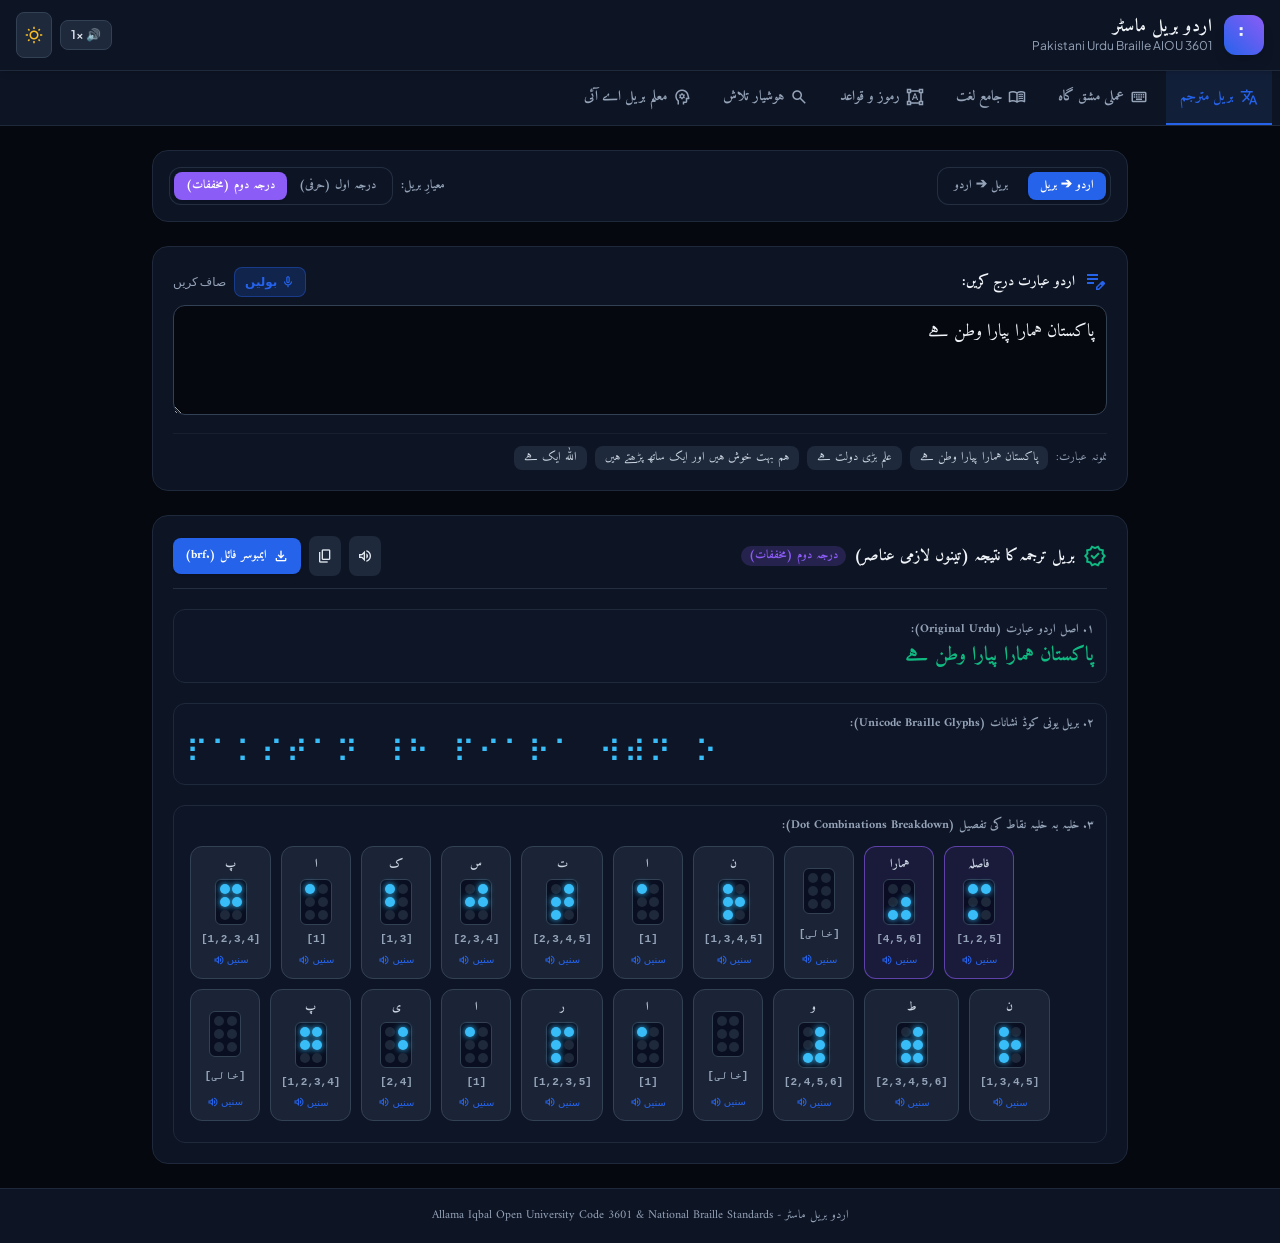
<file: app/src/main/assets/urdu_braille/index.html>
<!DOCTYPE html>
<html lang="ur" dir="rtl">
<head>
  <meta charset="UTF-8" />
  <meta name="viewport" content="width=device-width, initial-scale=1.0, maximum-scale=1.0, user-scalable=no" />
  <title>Urdu Braille Master - اردو بریل ماسٹر</title>
  <!-- Local Fonts & Material Symbols (100% Offline) -->
  <link href="fonts/material-symbols.css" rel="stylesheet" />
  <link href="fonts/fonts.css" rel="stylesheet" />

  <!-- Tailwind CSS Engine -->
  <script src="vendor/tailwind.min.js"></script>
  <script>
    if (!window.tailwind) {
      document.write('<script src="https://cdn.tailwindcss.com"><\/script>');
    }
  </script>
  <script>
    tailwind.config = {
      darkMode: 'class',
      theme: {
        extend: {
          colors: {
            oledBlack: '#05080F',
            darkSurface: '#0D1424',
            darkBorder: '#1E293B',
            brandBlue: '#2563EB',
            brandEmerald: '#10B981',
            brandAmber: '#F59E0B',
            brandPurple: '#8B5CF6',
            brandRose: '#F43F5E',
            brailleDotActive: '#38BDF8',
            brailleDotInactive: '#1E293B',
            brailleLightActive: '#0284C7',
            brailleLightInactive: '#CBD5E1'
          },
          fontFamily: {
            sans: ['"Plus Jakarta Sans"', 'system-ui', 'sans-serif'],
            urdu: ['Amiri', '"Noto Nastaliq Urdu"', 'serif']
          }
        }
      }
    }
  </script>

  <!-- React 18 & Babel Standalone -->
  <script src="vendor/react.production.min.js"></script>
  <script>
    if (!window.React) {
      document.write('<script src="https://unpkg.com/react@18/umd/react.production.min.js" crossorigin><\/script>');
    }
  </script>
  <script src="vendor/react-dom.production.min.js"></script>
  <script>
    if (!window.ReactDOM) {
      document.write('<script src="https://unpkg.com/react-dom@18/umd/react-dom.production.min.js" crossorigin><\/script>');
    }
  </script>
  <script src="vendor/babel.min.js"></script>
  <script>
    if (!window.Babel) {
      document.write('<script src="https://unpkg.com/@babel/standalone/babel.min.js"><\/script>');
    }
  </script>

  <style>
    html, body {
      margin: 0;
      padding: 0;
      font-family: 'Plus Jakarta Sans', system-ui, sans-serif;
      -webkit-tap-highlight-color: transparent;
      touch-action: manipulation;
      min-height: 100vh;
    }
    .font-urdu {
      font-family: 'Amiri', 'Noto Nastaliq Urdu', serif;
      line-height: 1.8;
    }
    .braille-cell {
      display: inline-grid;
      grid-template-columns: repeat(2, minmax(0, 1fr));
      gap: 3px;
      padding: 4px;
      border-radius: 6px;
      width: 32px;
      height: 46px;
      box-sizing: border-box;
      direction: ltr;
    }
    .braille-dot {
      width: 10px;
      height: 10px;
      border-radius: 9999px;
      transition: all 0.15s ease-in-out;
    }
    .flip-card-inner {
      transition: transform 0.6s cubic-bezier(0.4, 0, 0.2, 1);
      transform-style: preserve-3d;
    }
    .flip-card-flipped {
      transform: rotateY(180deg);
    }
    .backface-hidden {
      backface-visibility: hidden;
      -webkit-backface-visibility: hidden;
    }
    ::-webkit-scrollbar {
      height: 6px;
      width: 6px;
    }
    ::-webkit-scrollbar-track {
      background: rgba(15, 23, 42, 0.6);
    }
    ::-webkit-scrollbar-thumb {
      background: #334155;
      border-radius: 4px;
    }
    .sr-only {
      position: absolute;
      width: 1px;
      height: 1px;
      padding: 0;
      margin: -1px;
      overflow: hidden;
      clip: rect(0, 0, 0, 0);
      white-space: nowrap;
      border-width: 0;
    }
  </style>
</head>
<body class="bg-oledBlack text-slate-100 antialiased selection:bg-brandBlue selection:text-white">
  <div id="root"></div>

  <script type="text/babel" src="UrduBrailleApp.jsx"></script>
</body>
</html>
</file>
<file: app/src/main/assets/urdu_braille/fonts/material-symbols.css>
@font-face {
  font-family: 'Material Symbols Outlined';
  font-style: normal;
  font-weight: 100;
  src: url(material-symbols_font_0.ttf) format('truetype');
}
@font-face {
  font-family: 'Material Symbols Outlined';
  font-style: normal;
  font-weight: 200;
  src: url(material-symbols_font_6.ttf) format('truetype');
}
@font-face {
  font-family: 'Material Symbols Outlined';
  font-style: normal;
  font-weight: 300;
  src: url(material-symbols_font_4.ttf) format('truetype');
}
@font-face {
  font-family: 'Material Symbols Outlined';
  font-style: normal;
  font-weight: 400;
  src: url(material-symbols_font_5.ttf) format('truetype');
}
@font-face {
  font-family: 'Material Symbols Outlined';
  font-style: normal;
  font-weight: 500;
  src: url(material-symbols_font_2.ttf) format('truetype');
}
@font-face {
  font-family: 'Material Symbols Outlined';
  font-style: normal;
  font-weight: 600;
  src: url(material-symbols_font_1.ttf) format('truetype');
}
@font-face {
  font-family: 'Material Symbols Outlined';
  font-style: normal;
  font-weight: 700;
  src: url(material-symbols_font_3.ttf) format('truetype');
}

.material-symbols-outlined {
  font-family: 'Material Symbols Outlined';
  font-weight: normal;
  font-style: normal;
  font-size: 24px;
  line-height: 1;
  letter-spacing: normal;
  text-transform: none;
  display: inline-block;
  white-space: nowrap;
  word-wrap: normal;
  direction: ltr;
}
</file>
<file: app/src/main/assets/urdu_braille/fonts/fonts.css>
@font-face {
  font-family: 'Amiri';
  font-style: normal;
  font-weight: 400;
  font-display: swap;
  src: url(fonts_font_5.ttf) format('truetype');
}
@font-face {
  font-family: 'Amiri';
  font-style: normal;
  font-weight: 700;
  font-display: swap;
  src: url(fonts_font_4.ttf) format('truetype');
}
@font-face {
  font-family: 'Plus Jakarta Sans';
  font-style: normal;
  font-weight: 400;
  font-display: swap;
  src: url(fonts_font_1.ttf) format('truetype');
}
@font-face {
  font-family: 'Plus Jakarta Sans';
  font-style: normal;
  font-weight: 600;
  font-display: swap;
  src: url(fonts_font_2.ttf) format('truetype');
}
@font-face {
  font-family: 'Plus Jakarta Sans';
  font-style: normal;
  font-weight: 700;
  font-display: swap;
  src: url(fonts_font_3.ttf) format('truetype');
}
@font-face {
  font-family: 'Plus Jakarta Sans';
  font-style: normal;
  font-weight: 800;
  font-display: swap;
  src: url(fonts_font_0.ttf) format('truetype');
}
</file>
